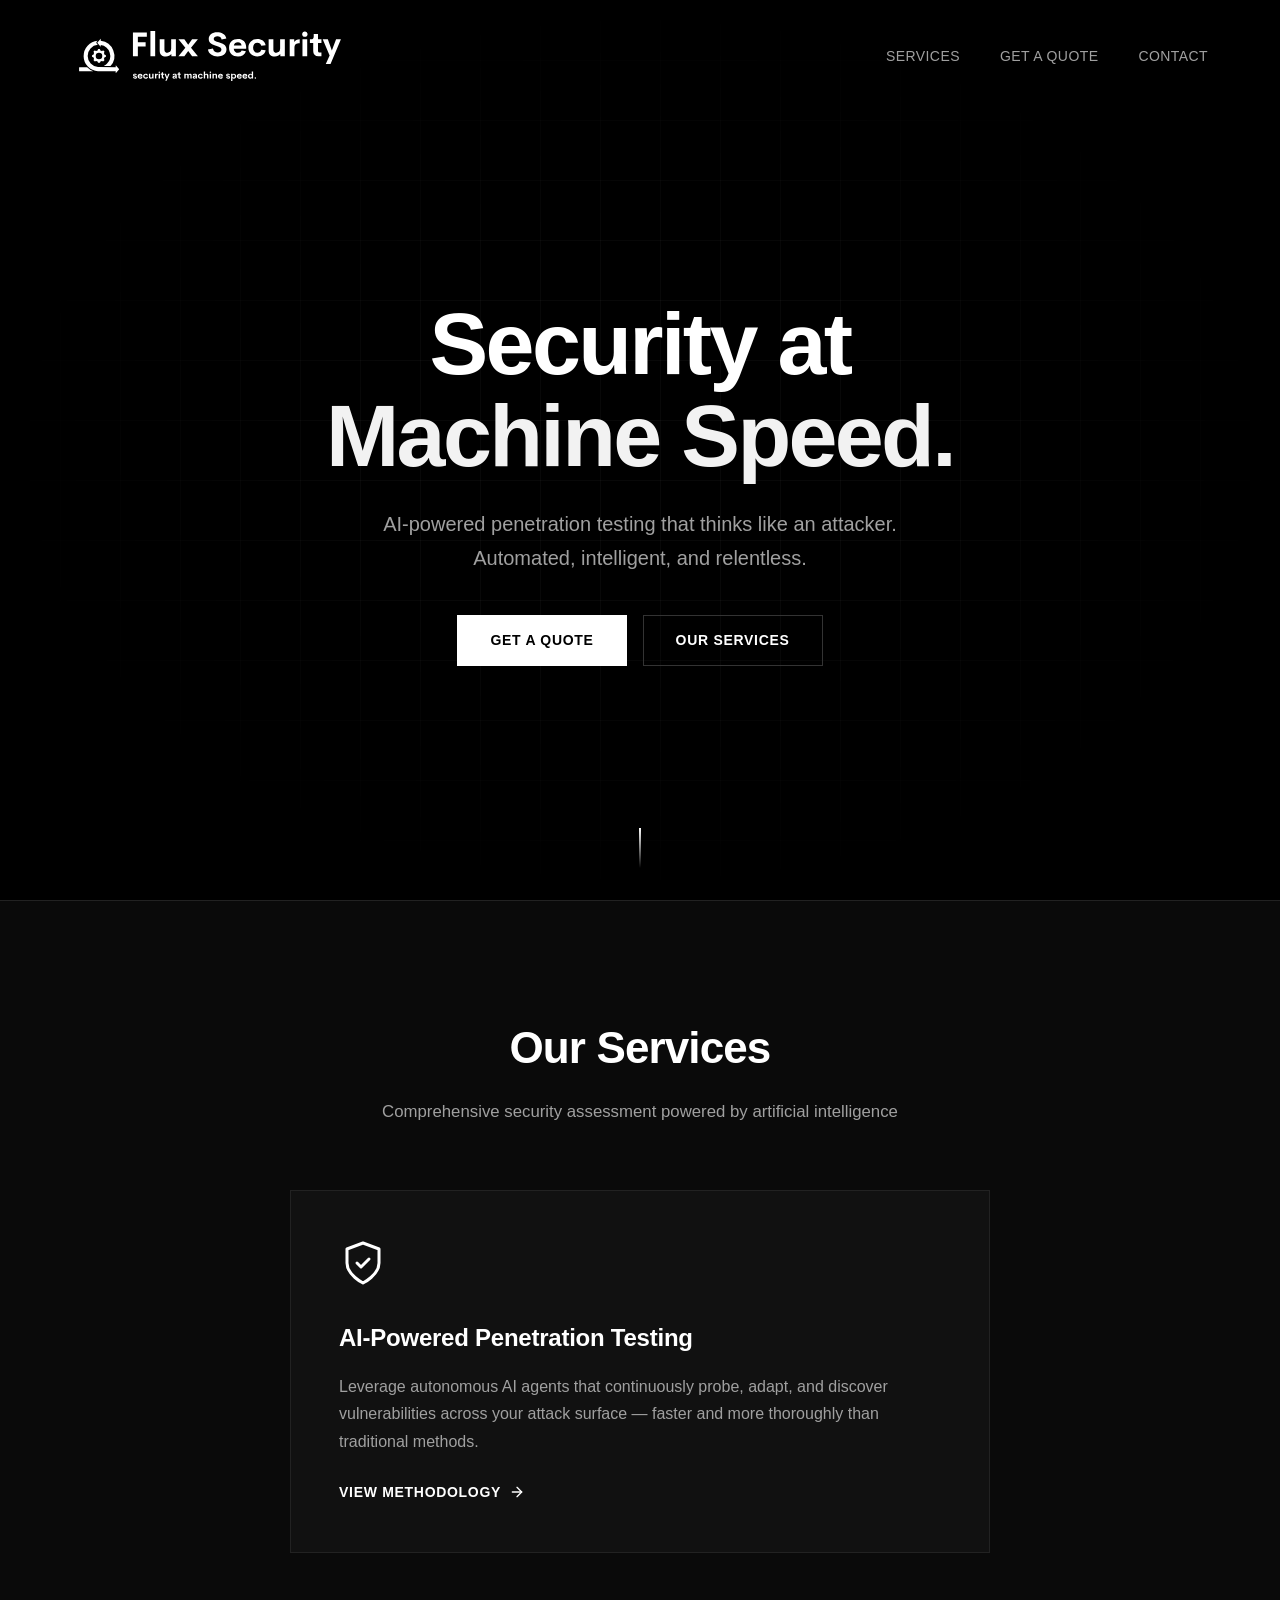
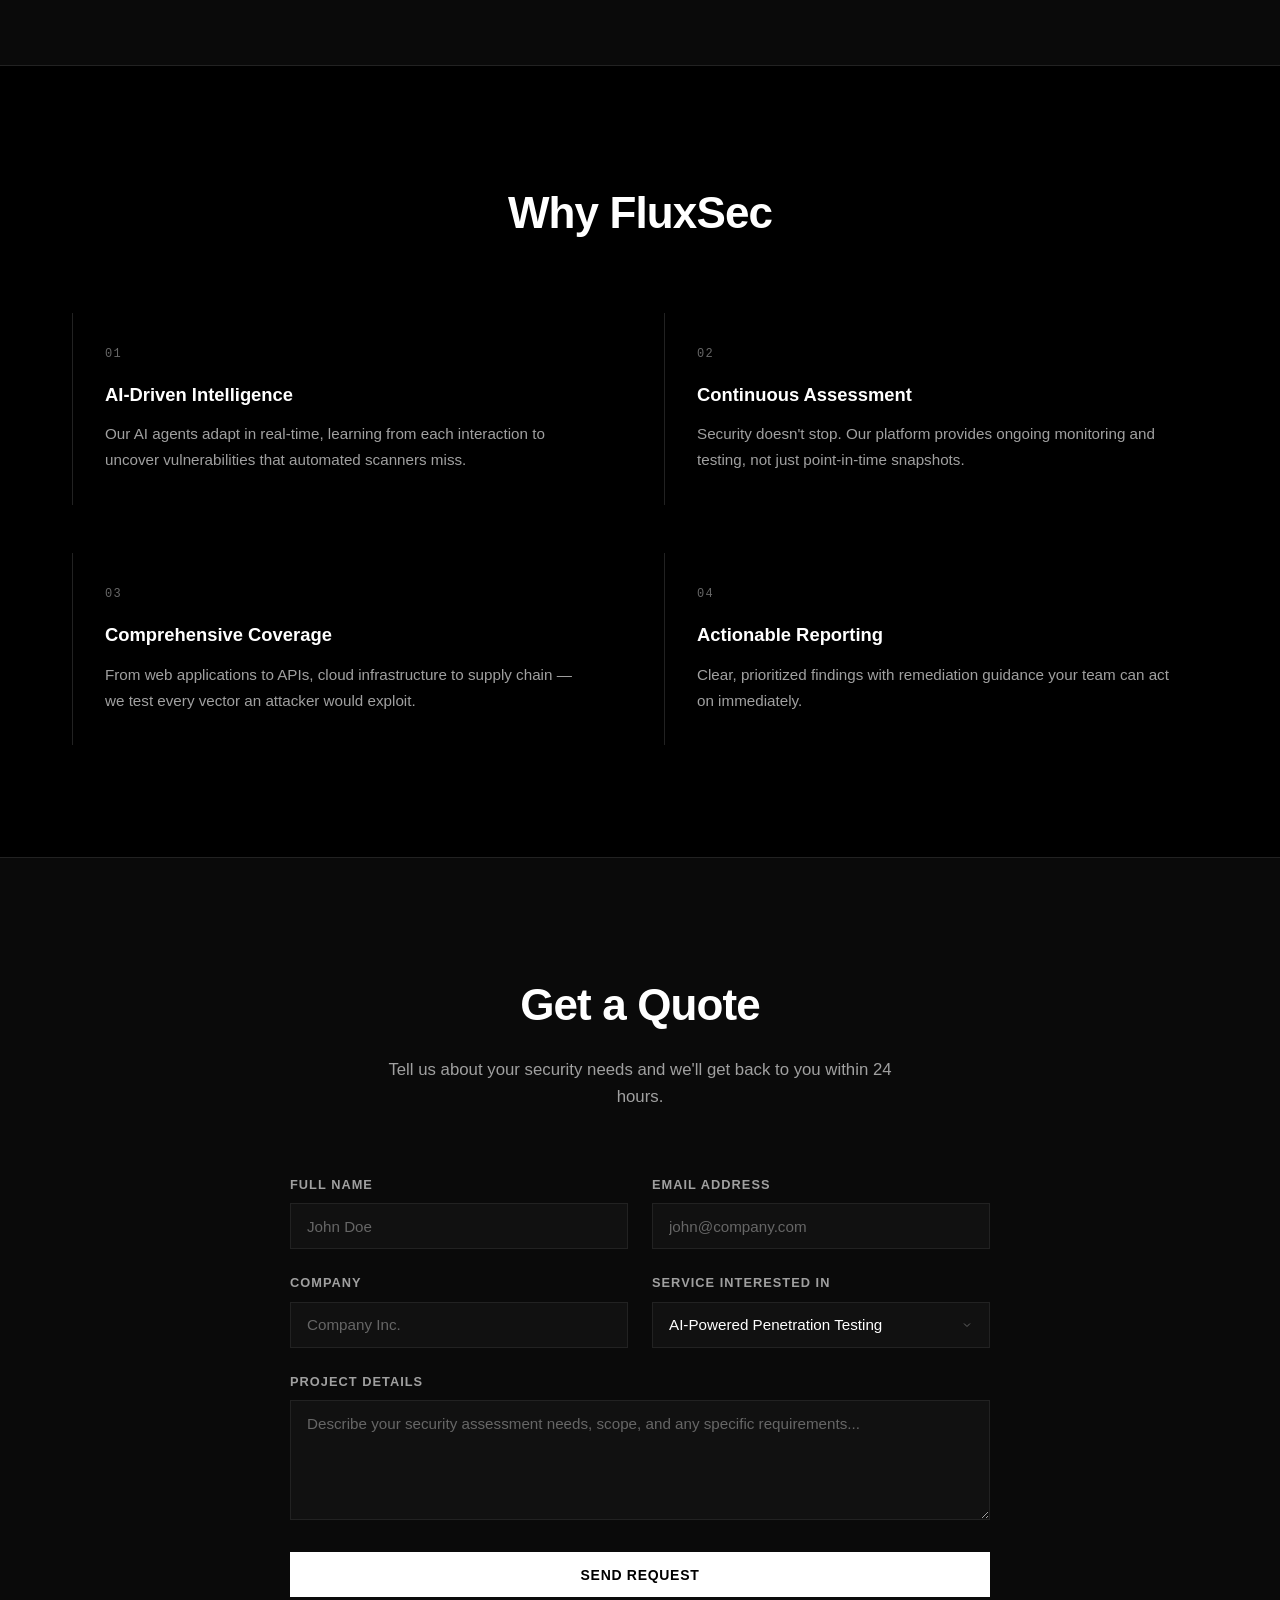
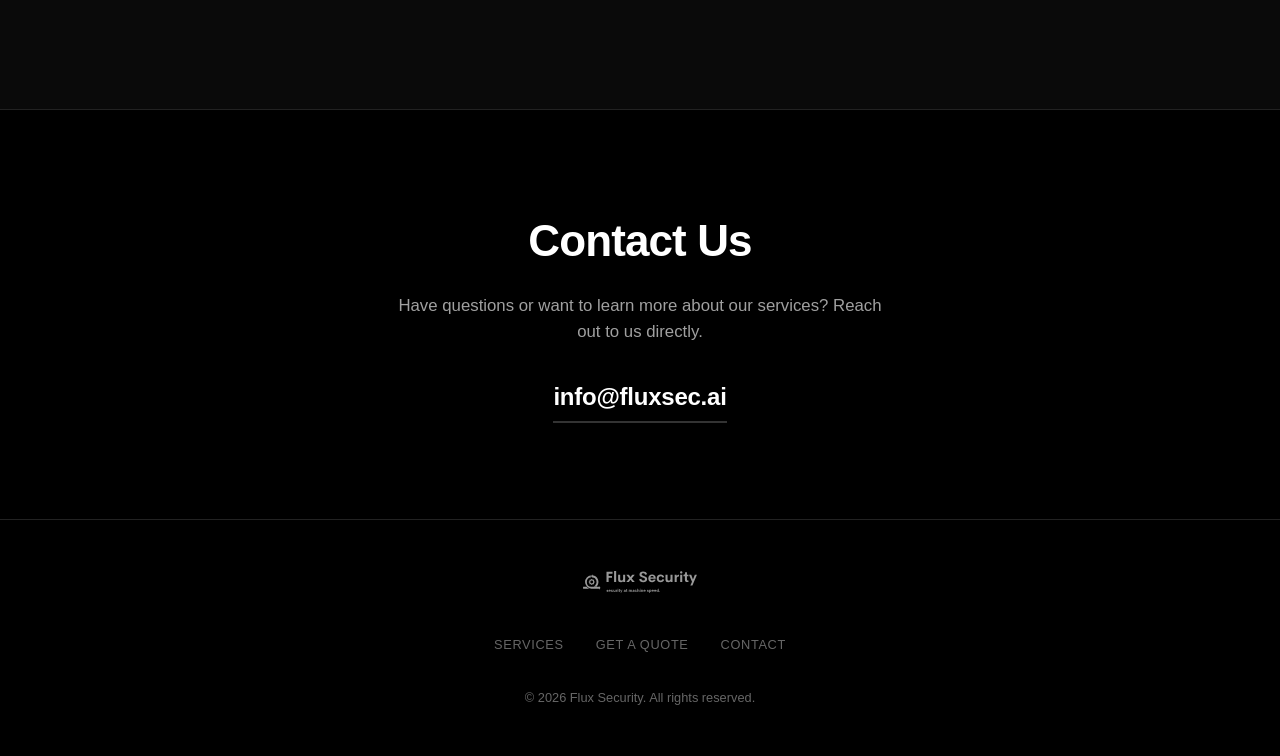
<file: index.html>
<!DOCTYPE html>
<html lang="en">
<head>
    <meta charset="UTF-8">
    <meta name="viewport" content="width=device-width, initial-scale=1.0">
    <title>FluxSec — Security at Machine Speed</title>
    <meta name="description" content="FluxSec provides AI-powered penetration testing services. Automated, intelligent, and relentless security assessment for modern organizations.">
    <meta name="keywords" content="AI penetration testing, automated pentesting, cybersecurity, supply chain security, FluxSec">
    <meta property="og:title" content="FluxSec — Security at Machine Speed">
    <meta property="og:description" content="AI-powered penetration testing. Automated, intelligent, and relentless.">
    <meta property="og:type" content="website">
    <meta property="og:url" content="https://fluxsec.ai">
    <link rel="icon" type="image/png" href="assets/images/favicon.png">
    <link rel="stylesheet" href="assets/css/style.css">
</head>
<body>

    <!-- Navigation -->
    <nav class="navbar" id="navbar">
        <div class="container nav-container">
            <a href="#" class="nav-logo">
                <img src="assets/images/logo-white.svg" alt="FluxSec Logo" class="logo-img">
            </a>
            <button class="nav-toggle" id="navToggle" aria-label="Toggle navigation">
                <span></span>
                <span></span>
                <span></span>
            </button>
            <ul class="nav-links" id="navLinks">
                <li><a href="#services">Services</a></li>
                <li><a href="#quote">Get a Quote</a></li>
                <li><a href="#contact">Contact</a></li>
            </ul>
        </div>
    </nav>

    <!-- Hero Section -->
    <section class="hero" id="hero">
        <div class="hero-bg">
            <div class="grid-overlay"></div>
        </div>
        <div class="container hero-content">
            <h1 class="hero-title">
                <span class="hero-title-line">Security at</span>
                <span class="hero-title-line accent">Machine Speed.</span>
            </h1>
            <p class="hero-subtitle">
                AI-powered penetration testing that thinks like an attacker. Automated, intelligent, and relentless.
            </p>
            <div class="hero-actions">
                <a href="#quote" class="btn btn-primary">Get a Quote</a>
                <a href="#services" class="btn btn-outline">Our Services</a>
            </div>
        </div>
        <div class="hero-scroll-indicator">
            <span></span>
        </div>
    </section>

    <!-- Services Section -->
    <section class="section services" id="services">
        <div class="container">
            <div class="section-header">
                <h2 class="section-title">Our Services</h2>
                <p class="section-subtitle">Comprehensive security assessment powered by artificial intelligence</p>
            </div>
            <div class="services-grid">
                <a href="service.html" class="service-card">
                    <div class="service-icon">
                        <svg xmlns="http://www.w3.org/2000/svg" width="48" height="48" viewBox="0 0 24 24" fill="none" stroke="currentColor" stroke-width="1.5" stroke-linecap="round" stroke-linejoin="round">
                            <path d="M12 22s8-4 8-10V5l-8-3-8 3v7c0 6 8 10 8 10z"/>
                            <path d="M9 12l2 2 4-4"/>
                        </svg>
                    </div>
                    <h3 class="service-title">AI-Powered Penetration Testing</h3>
                    <p class="service-description">
                        Leverage autonomous AI agents that continuously probe, adapt, and discover vulnerabilities across your attack surface — faster and more thoroughly than traditional methods.
                    </p>
                    <span class="service-link">
                        View Methodology
                        <svg xmlns="http://www.w3.org/2000/svg" width="16" height="16" viewBox="0 0 24 24" fill="none" stroke="currentColor" stroke-width="2" stroke-linecap="round" stroke-linejoin="round">
                            <path d="M5 12h14"/><path d="m12 5 7 7-7 7"/>
                        </svg>
                    </span>
                </a>
            </div>
        </div>
    </section>

    <!-- Why FluxSec Section -->
    <section class="section why-section">
        <div class="container">
            <div class="section-header">
                <h2 class="section-title">Why FluxSec</h2>
            </div>
            <div class="features-grid">
                <div class="feature-item">
                    <div class="feature-number">01</div>
                    <h3>AI-Driven Intelligence</h3>
                    <p>Our AI agents adapt in real-time, learning from each interaction to uncover vulnerabilities that automated scanners miss.</p>
                </div>
                <div class="feature-item">
                    <div class="feature-number">02</div>
                    <h3>Continuous Assessment</h3>
                    <p>Security doesn't stop. Our platform provides ongoing monitoring and testing, not just point-in-time snapshots.</p>
                </div>
                <div class="feature-item">
                    <div class="feature-number">03</div>
                    <h3>Comprehensive Coverage</h3>
                    <p>From web applications to APIs, cloud infrastructure to supply chain — we test every vector an attacker would exploit.</p>
                </div>
                <div class="feature-item">
                    <div class="feature-number">04</div>
                    <h3>Actionable Reporting</h3>
                    <p>Clear, prioritized findings with remediation guidance your team can act on immediately.</p>
                </div>
            </div>
        </div>
    </section>

    <!-- Get a Quote Section -->
    <section class="section quote-section" id="quote">
        <div class="container">
            <div class="section-header">
                <h2 class="section-title">Get a Quote</h2>
                <p class="section-subtitle">Tell us about your security needs and we'll get back to you within 24 hours.</p>
            </div>
            <div class="form-wrapper">
                <form id="quoteForm" class="quote-form" action="https://formsubmit.co/info@fluxsec.ai" method="POST">
                    <!-- FormSubmit configuration -->
                    <input type="hidden" name="_subject" value="New Quote Request — FluxSec">
                    <input type="hidden" name="_captcha" value="true">
                    <input type="hidden" name="_template" value="table">
                    <input type="hidden" name="_next" value="https://fluxsec.ai/thank-you.html">
                    <input type="text" name="_honey" style="display:none">
                    <div class="form-row">
                        <div class="form-group">
                            <label for="name">Full Name</label>
                            <input type="text" id="name" name="Full Name" required placeholder="John Doe">
                        </div>
                        <div class="form-group">
                            <label for="email">Email Address</label>
                            <input type="email" id="email" name="Email" required placeholder="john@company.com">
                        </div>
                    </div>
                    <div class="form-row">
                        <div class="form-group">
                            <label for="company">Company</label>
                            <input type="text" id="company" name="Company" placeholder="Company Inc.">
                        </div>
                        <div class="form-group">
                            <label for="service">Service Interested In</label>
                            <select id="service" name="Service">
                                <option value="AI-Powered Penetration Testing">AI-Powered Penetration Testing</option>
                                <option value="Other">Other</option>
                            </select>
                        </div>
                    </div>
                    <div class="form-group">
                        <label for="message">Project Details</label>
                        <textarea id="message" name="Project Details" rows="5" placeholder="Describe your security assessment needs, scope, and any specific requirements..."></textarea>
                    </div>
                    <button type="submit" class="btn btn-primary btn-full">Send Request</button>
                </form>
            </div>
        </div>
    </section>

    <!-- Contact Section -->
    <section class="section contact-section" id="contact">
        <div class="container">
            <div class="contact-content">
                <h2 class="section-title">Contact Us</h2>
                <p class="contact-text">
                    Have questions or want to learn more about our services? Reach out to us directly.
                </p>
                <a href="mailto:info@fluxsec.ai" class="contact-email">info@fluxsec.ai</a>
            </div>
        </div>
    </section>

    <!-- Footer -->
    <footer class="footer">
        <div class="container footer-container">
            <div class="footer-logo">
                <img src="assets/images/logo-white.svg" alt="FluxSec Logo" class="logo-img">
            </div>
            <div class="footer-links">
                <a href="#services">Services</a>
                <a href="#quote">Get a Quote</a>
                <a href="#contact">Contact</a>
            </div>
            <div class="footer-bottom">
                <p>&copy; 2026 Flux Security. All rights reserved.</p>
            </div>
        </div>
    </footer>

    <script>
        // Mobile navigation toggle
        const navToggle = document.getElementById('navToggle');
        const navLinks = document.getElementById('navLinks');
        
        navToggle.addEventListener('click', () => {
            navLinks.classList.toggle('active');
            navToggle.classList.toggle('active');
        });

        // Close mobile nav on link click
        document.querySelectorAll('.nav-links a').forEach(link => {
            link.addEventListener('click', () => {
                navLinks.classList.remove('active');
                navToggle.classList.remove('active');
            });
        });

        // Navbar scroll effect
        const navbar = document.getElementById('navbar');
        window.addEventListener('scroll', () => {
            if (window.scrollY > 50) {
                navbar.classList.add('scrolled');
            } else {
                navbar.classList.remove('scrolled');
            }
        });

        // Smooth scrolling for anchor links
        document.querySelectorAll('a[href^="#"]').forEach(anchor => {
            anchor.addEventListener('click', function (e) {
                e.preventDefault();
                const target = document.querySelector(this.getAttribute('href'));
                if (target) {
                    target.scrollIntoView({ behavior: 'smooth', block: 'start' });
                }
            });
        });

        // Intersection Observer for scroll animations
        const observerOptions = {
            threshold: 0.1,
            rootMargin: '0px 0px -50px 0px'
        };

        const observer = new IntersectionObserver((entries) => {
            entries.forEach(entry => {
                if (entry.isIntersecting) {
                    entry.target.classList.add('visible');
                }
            });
        }, observerOptions);

        document.querySelectorAll('.service-card, .feature-item, .form-wrapper, .contact-content').forEach(el => {
            observer.observe(el);
        });
    </script>

</body>
</html>
</file>
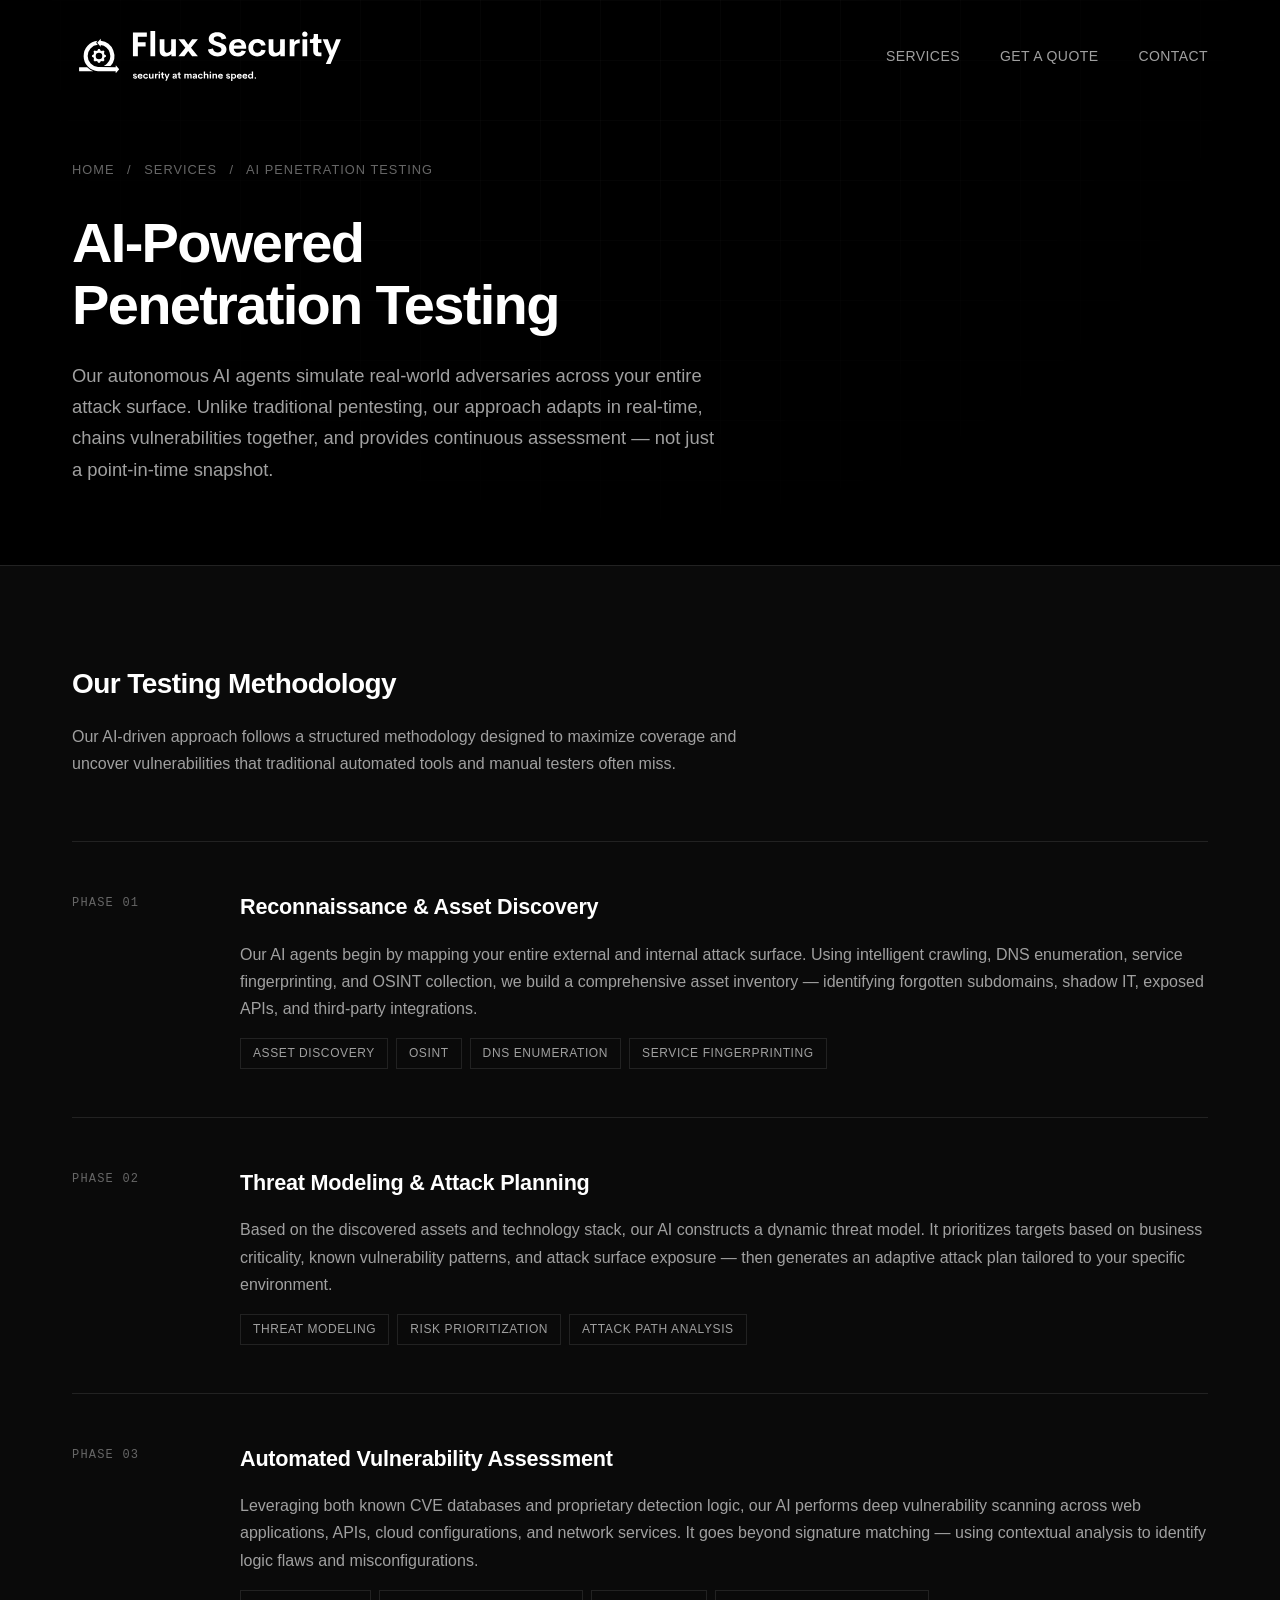
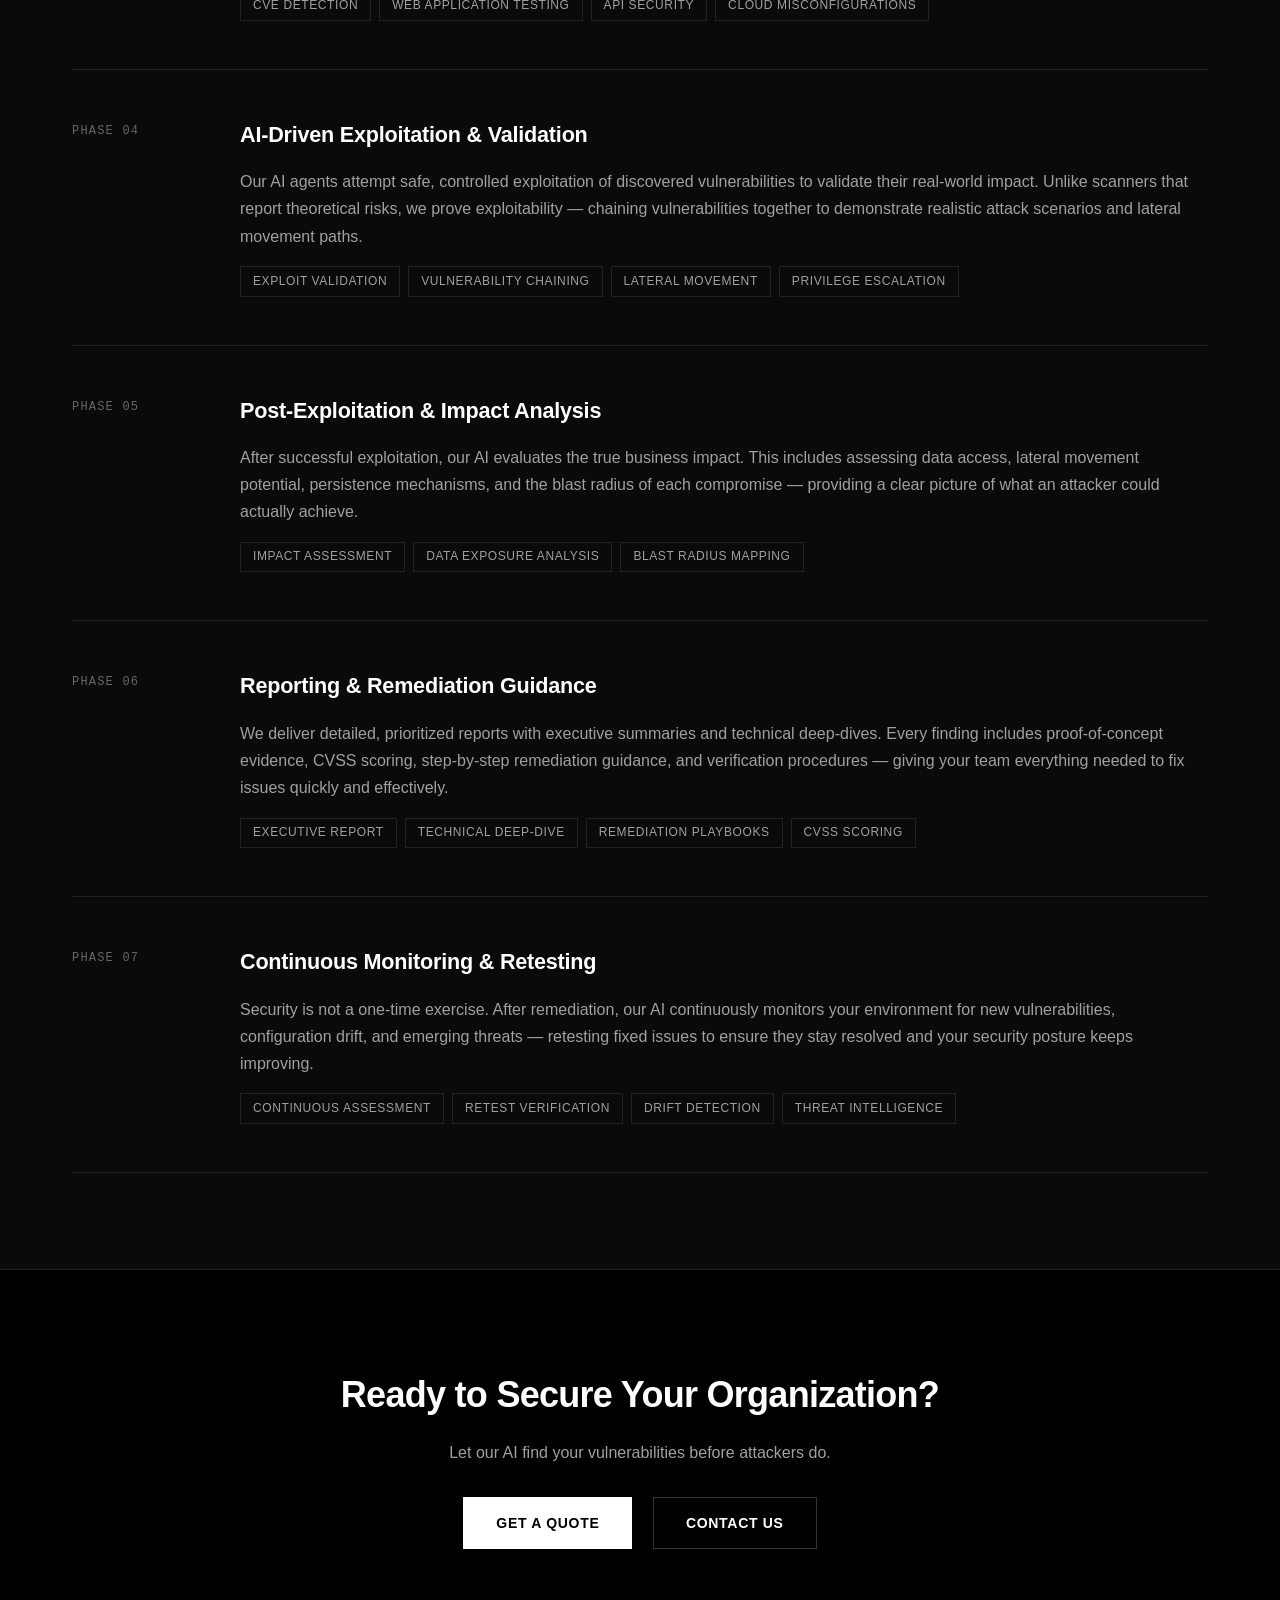
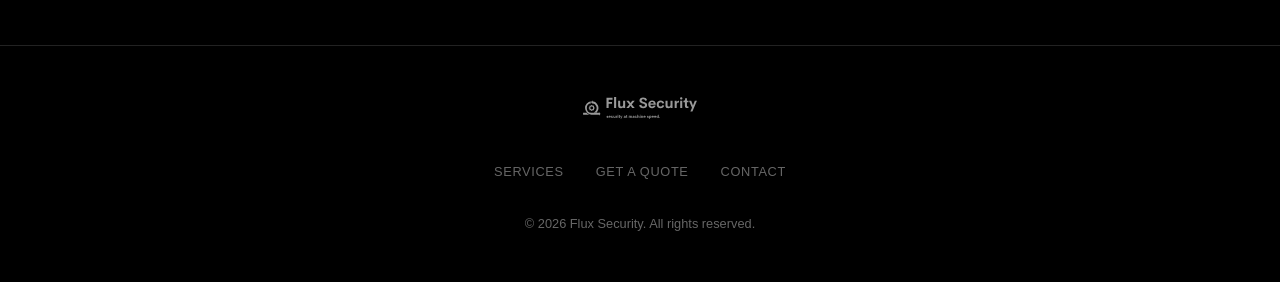
<file: service.html>
<!DOCTYPE html>
<html lang="en">
<head>
    <meta charset="UTF-8">
    <meta name="viewport" content="width=device-width, initial-scale=1.0">
    <title>AI-Powered Penetration Testing — FluxSec</title>
    <meta name="description" content="Our AI-powered penetration testing methodology. Intelligent, adaptive, and comprehensive security assessment across your entire attack surface.">
    <link rel="icon" type="image/png" href="assets/images/favicon.png">
    <link rel="stylesheet" href="assets/css/style.css">
    <style>
        /* Service page specific styles */
        .service-hero {
            padding: 10rem 0 5rem;
            border-bottom: 1px solid var(--border);
            background: var(--bg-primary);
            position: relative;
            overflow: hidden;
        }

        .service-hero .grid-overlay {
            position: absolute;
            inset: 0;
            background-image: 
                linear-gradient(rgba(255, 255, 255, 0.02) 1px, transparent 1px),
                linear-gradient(90deg, rgba(255, 255, 255, 0.02) 1px, transparent 1px);
            background-size: 60px 60px;
            mask-image: radial-gradient(ellipse at top, black 20%, transparent 70%);
            -webkit-mask-image: radial-gradient(ellipse at top, black 20%, transparent 70%);
        }

        .service-hero-content {
            position: relative;
            z-index: 1;
        }

        .breadcrumb {
            font-size: 0.8rem;
            color: var(--text-muted);
            text-transform: uppercase;
            letter-spacing: 0.08em;
            margin-bottom: 2rem;
        }

        .breadcrumb a {
            color: var(--text-muted);
        }

        .breadcrumb a:hover {
            color: var(--text-primary);
        }

        .breadcrumb span {
            margin: 0 0.5rem;
        }

        .service-hero h1 {
            font-size: clamp(2rem, 5vw, 3.5rem);
            font-weight: 800;
            letter-spacing: -0.03em;
            line-height: 1.1;
            margin-bottom: 1.5rem;
        }

        .service-hero-desc {
            font-size: 1.15rem;
            color: var(--text-secondary);
            max-width: 650px;
            line-height: 1.7;
        }

        /* Methodology section */
        .methodology {
            padding: 6rem 0;
            background: var(--bg-secondary);
            border-bottom: 1px solid var(--border);
        }

        .methodology-intro {
            max-width: 700px;
            margin-bottom: 4rem;
        }

        .methodology-intro h2 {
            font-size: 1.75rem;
            font-weight: 700;
            margin-bottom: 1rem;
            letter-spacing: -0.02em;
        }

        .methodology-intro p {
            color: var(--text-secondary);
            line-height: 1.7;
        }

        .phases {
            display: grid;
            gap: 0;
        }

        .phase {
            display: grid;
            grid-template-columns: 120px 1fr;
            gap: 3rem;
            padding: 3rem 0;
            border-top: 1px solid var(--border);
            opacity: 0;
            transform: translateY(20px);
        }

        .phase.visible {
            opacity: 1;
            transform: translateY(0);
            transition: opacity 0.5s ease, transform 0.5s ease;
        }

        .phase:last-child {
            border-bottom: 1px solid var(--border);
        }

        .phase-number {
            font-family: var(--font-mono);
            font-size: 0.75rem;
            color: var(--text-muted);
            letter-spacing: 0.1em;
            text-transform: uppercase;
            padding-top: 0.25rem;
        }

        .phase-content h3 {
            font-size: 1.35rem;
            font-weight: 700;
            margin-bottom: 1rem;
            letter-spacing: -0.01em;
        }

        .phase-content p {
            color: var(--text-secondary);
            line-height: 1.7;
            margin-bottom: 1rem;
        }

        .phase-tags {
            display: flex;
            flex-wrap: wrap;
            gap: 0.5rem;
            margin-top: 1rem;
        }

        .phase-tag {
            display: inline-block;
            padding: 0.3rem 0.75rem;
            font-size: 0.75rem;
            font-weight: 500;
            text-transform: uppercase;
            letter-spacing: 0.05em;
            border: 1px solid var(--border);
            color: var(--text-secondary);
        }

        /* CTA Section */
        .service-cta {
            padding: 6rem 0;
            text-align: center;
            background: var(--bg-primary);
        }

        .service-cta h2 {
            font-size: clamp(1.5rem, 3vw, 2.25rem);
            font-weight: 700;
            margin-bottom: 1rem;
            letter-spacing: -0.02em;
        }

        .service-cta p {
            color: var(--text-secondary);
            margin-bottom: 2rem;
            max-width: 500px;
            margin-left: auto;
            margin-right: auto;
        }

        .service-cta .btn {
            margin: 0 0.5rem;
        }

        @media (max-width: 768px) {
            .phase {
                grid-template-columns: 1fr;
                gap: 1rem;
            }

            .service-hero {
                padding: 8rem 0 3rem;
            }

            .methodology {
                padding: 4rem 0;
            }

            .service-cta .btn {
                display: block;
                margin: 0.5rem auto;
                max-width: 280px;
            }
        }
    </style>
</head>
<body>

    <!-- Navigation -->
    <nav class="navbar scrolled" id="navbar">
        <div class="container nav-container">
            <a href="index.html" class="nav-logo">
                <img src="assets/images/logo-white.svg" alt="FluxSec Logo" class="logo-img">
            </a>
            <button class="nav-toggle" id="navToggle" aria-label="Toggle navigation">
                <span></span>
                <span></span>
                <span></span>
            </button>
            <ul class="nav-links" id="navLinks">
                <li><a href="index.html#services">Services</a></li>
                <li><a href="index.html#quote">Get a Quote</a></li>
                <li><a href="index.html#contact">Contact</a></li>
            </ul>
        </div>
    </nav>

    <!-- Service Hero -->
    <section class="service-hero">
        <div class="grid-overlay"></div>
        <div class="container service-hero-content">
            <div class="breadcrumb">
                <a href="index.html">Home</a>
                <span>/</span>
                <a href="index.html#services">Services</a>
                <span>/</span>
                AI Penetration Testing
            </div>
            <h1>AI-Powered<br>Penetration Testing</h1>
            <p class="service-hero-desc">
                Our autonomous AI agents simulate real-world adversaries across your entire attack surface. Unlike traditional pentesting, our approach adapts in real-time, chains vulnerabilities together, and provides continuous assessment — not just a point-in-time snapshot.
            </p>
        </div>
    </section>

    <!-- Methodology -->
    <section class="methodology">
        <div class="container">
            <div class="methodology-intro">
                <h2>Our Testing Methodology</h2>
                <p>
                    Our AI-driven approach follows a structured methodology designed to maximize coverage and uncover vulnerabilities that traditional automated tools and manual testers often miss.
                </p>
            </div>

            <div class="phases">

                <div class="phase">
                    <div class="phase-number">Phase 01</div>
                    <div class="phase-content">
                        <h3>Reconnaissance & Asset Discovery</h3>
                        <p>
                            Our AI agents begin by mapping your entire external and internal attack surface. Using intelligent crawling, DNS enumeration, service fingerprinting, and OSINT collection, we build a comprehensive asset inventory — identifying forgotten subdomains, shadow IT, exposed APIs, and third-party integrations.
                        </p>
                        <div class="phase-tags">
                            <span class="phase-tag">Asset Discovery</span>
                            <span class="phase-tag">OSINT</span>
                            <span class="phase-tag">DNS Enumeration</span>
                            <span class="phase-tag">Service Fingerprinting</span>
                        </div>
                    </div>
                </div>

                <div class="phase">
                    <div class="phase-number">Phase 02</div>
                    <div class="phase-content">
                        <h3>Threat Modeling & Attack Planning</h3>
                        <p>
                            Based on the discovered assets and technology stack, our AI constructs a dynamic threat model. It prioritizes targets based on business criticality, known vulnerability patterns, and attack surface exposure — then generates an adaptive attack plan tailored to your specific environment.
                        </p>
                        <div class="phase-tags">
                            <span class="phase-tag">Threat Modeling</span>
                            <span class="phase-tag">Risk Prioritization</span>
                            <span class="phase-tag">Attack Path Analysis</span>
                        </div>
                    </div>
                </div>

                <div class="phase">
                    <div class="phase-number">Phase 03</div>
                    <div class="phase-content">
                        <h3>Automated Vulnerability Assessment</h3>
                        <p>
                            Leveraging both known CVE databases and proprietary detection logic, our AI performs deep vulnerability scanning across web applications, APIs, cloud configurations, and network services. It goes beyond signature matching — using contextual analysis to identify logic flaws and misconfigurations.
                        </p>
                        <div class="phase-tags">
                            <span class="phase-tag">CVE Detection</span>
                            <span class="phase-tag">Web Application Testing</span>
                            <span class="phase-tag">API Security</span>
                            <span class="phase-tag">Cloud Misconfigurations</span>
                        </div>
                    </div>
                </div>

                <div class="phase">
                    <div class="phase-number">Phase 04</div>
                    <div class="phase-content">
                        <h3>AI-Driven Exploitation & Validation</h3>
                        <p>
                            Our AI agents attempt safe, controlled exploitation of discovered vulnerabilities to validate their real-world impact. Unlike scanners that report theoretical risks, we prove exploitability — chaining vulnerabilities together to demonstrate realistic attack scenarios and lateral movement paths.
                        </p>
                        <div class="phase-tags">
                            <span class="phase-tag">Exploit Validation</span>
                            <span class="phase-tag">Vulnerability Chaining</span>
                            <span class="phase-tag">Lateral Movement</span>
                            <span class="phase-tag">Privilege Escalation</span>
                        </div>
                    </div>
                </div>

                <div class="phase">
                    <div class="phase-number">Phase 05</div>
                    <div class="phase-content">
                        <h3>Post-Exploitation & Impact Analysis</h3>
                        <p>
                            After successful exploitation, our AI evaluates the true business impact. This includes assessing data access, lateral movement potential, persistence mechanisms, and the blast radius of each compromise — providing a clear picture of what an attacker could actually achieve.
                        </p>
                        <div class="phase-tags">
                            <span class="phase-tag">Impact Assessment</span>
                            <span class="phase-tag">Data Exposure Analysis</span>
                            <span class="phase-tag">Blast Radius Mapping</span>
                        </div>
                    </div>
                </div>

                <div class="phase">
                    <div class="phase-number">Phase 06</div>
                    <div class="phase-content">
                        <h3>Reporting & Remediation Guidance</h3>
                        <p>
                            We deliver detailed, prioritized reports with executive summaries and technical deep-dives. Every finding includes proof-of-concept evidence, CVSS scoring, step-by-step remediation guidance, and verification procedures — giving your team everything needed to fix issues quickly and effectively.
                        </p>
                        <div class="phase-tags">
                            <span class="phase-tag">Executive Report</span>
                            <span class="phase-tag">Technical Deep-Dive</span>
                            <span class="phase-tag">Remediation Playbooks</span>
                            <span class="phase-tag">CVSS Scoring</span>
                        </div>
                    </div>
                </div>

                <div class="phase">
                    <div class="phase-number">Phase 07</div>
                    <div class="phase-content">
                        <h3>Continuous Monitoring & Retesting</h3>
                        <p>
                            Security is not a one-time exercise. After remediation, our AI continuously monitors your environment for new vulnerabilities, configuration drift, and emerging threats — retesting fixed issues to ensure they stay resolved and your security posture keeps improving.
                        </p>
                        <div class="phase-tags">
                            <span class="phase-tag">Continuous Assessment</span>
                            <span class="phase-tag">Retest Verification</span>
                            <span class="phase-tag">Drift Detection</span>
                            <span class="phase-tag">Threat Intelligence</span>
                        </div>
                    </div>
                </div>

            </div>
        </div>
    </section>

    <!-- CTA -->
    <section class="service-cta">
        <div class="container">
            <h2>Ready to Secure Your Organization?</h2>
            <p>Let our AI find your vulnerabilities before attackers do.</p>
            <div>
                <a href="index.html#quote" class="btn btn-primary">Get a Quote</a>
                <a href="mailto:info@fluxsec.ai" class="btn btn-outline">Contact Us</a>
            </div>
        </div>
    </section>

    <!-- Footer -->
    <footer class="footer">
        <div class="container footer-container">
            <div class="footer-logo">
                <img src="assets/images/logo-white.svg" alt="FluxSec Logo" class="logo-img">
            </div>
            <div class="footer-links">
                <a href="index.html#services">Services</a>
                <a href="index.html#quote">Get a Quote</a>
                <a href="index.html#contact">Contact</a>
            </div>
            <div class="footer-bottom">
                <p>&copy; 2026 Flux Security. All rights reserved.</p>
            </div>
        </div>
    </footer>

    <script>
        // Mobile navigation toggle
        const navToggle = document.getElementById('navToggle');
        const navLinks = document.getElementById('navLinks');
        
        navToggle.addEventListener('click', () => {
            navLinks.classList.toggle('active');
            navToggle.classList.toggle('active');
        });

        document.querySelectorAll('.nav-links a').forEach(link => {
            link.addEventListener('click', () => {
                navLinks.classList.remove('active');
                navToggle.classList.remove('active');
            });
        });

        // Navbar scroll effect
        const navbar = document.getElementById('navbar');
        window.addEventListener('scroll', () => {
            if (window.scrollY > 50) {
                navbar.classList.add('scrolled');
            } else {
                navbar.classList.remove('scrolled');
            }
        });

        // Intersection Observer for scroll animations
        const observerOptions = {
            threshold: 0.1,
            rootMargin: '0px 0px -50px 0px'
        };

        const observer = new IntersectionObserver((entries) => {
            entries.forEach(entry => {
                if (entry.isIntersecting) {
                    entry.target.classList.add('visible');
                }
            });
        }, observerOptions);

        document.querySelectorAll('.phase').forEach(el => {
            observer.observe(el);
        });
    </script>

</body>
</html>
</file>
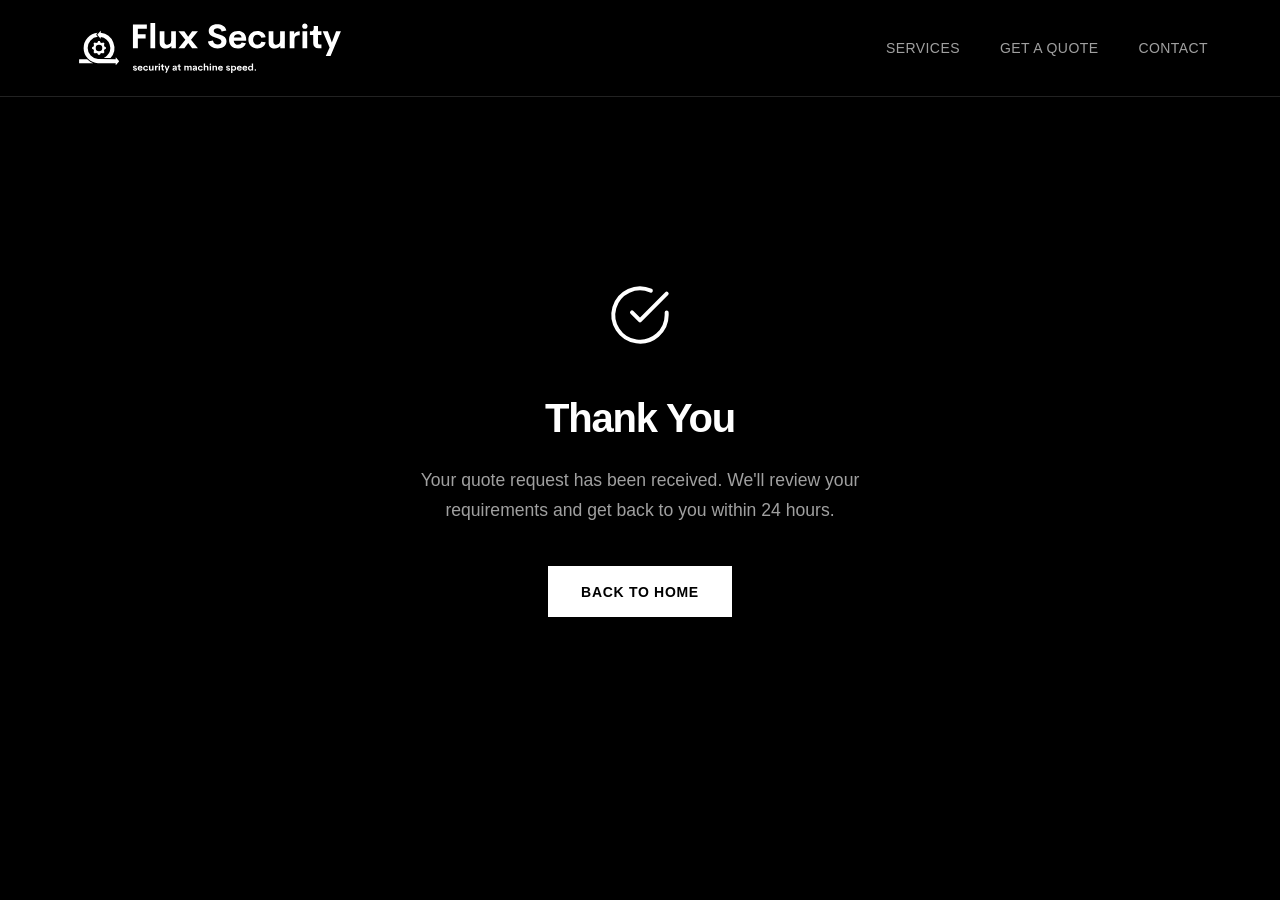
<file: thank-you.html>
<!DOCTYPE html>
<html lang="en">
<head>
    <meta charset="UTF-8">
    <meta name="viewport" content="width=device-width, initial-scale=1.0">
    <title>Thank You — FluxSec</title>
    <link rel="icon" type="image/png" href="assets/images/favicon.png">
    <link rel="stylesheet" href="assets/css/style.css">
    <style>
        .thank-you {
            min-height: 100vh;
            display: flex;
            align-items: center;
            justify-content: center;
            text-align: center;
            padding: 2rem;
        }

        .thank-you-content {
            max-width: 500px;
        }

        .thank-you-icon {
            width: 64px;
            height: 64px;
            margin: 0 auto 2rem;
            color: var(--text-primary);
        }

        .thank-you h1 {
            font-size: 2.5rem;
            font-weight: 800;
            letter-spacing: -0.03em;
            margin-bottom: 1rem;
        }

        .thank-you p {
            color: var(--text-secondary);
            font-size: 1.1rem;
            line-height: 1.7;
            margin-bottom: 2.5rem;
        }
    </style>
</head>
<body>

    <!-- Navigation -->
    <nav class="navbar scrolled" id="navbar">
        <div class="container nav-container">
            <a href="index.html" class="nav-logo">
                <img src="assets/images/logo-white.svg" alt="FluxSec Logo" class="logo-img">
            </a>
            <ul class="nav-links" id="navLinks">
                <li><a href="index.html#services">Services</a></li>
                <li><a href="index.html#quote">Get a Quote</a></li>
                <li><a href="index.html#contact">Contact</a></li>
            </ul>
        </div>
    </nav>

    <section class="thank-you">
        <div class="thank-you-content">
            <svg class="thank-you-icon" xmlns="http://www.w3.org/2000/svg" viewBox="0 0 24 24" fill="none" stroke="currentColor" stroke-width="1.5" stroke-linecap="round" stroke-linejoin="round">
                <path d="M22 11.08V12a10 10 0 1 1-5.93-9.14"/>
                <polyline points="22 4 12 14.01 9 11.01"/>
            </svg>
            <h1>Thank You</h1>
            <p>
                Your quote request has been received. We'll review your requirements and get back to you within 24 hours.
            </p>
            <a href="index.html" class="btn btn-primary">Back to Home</a>
        </div>
    </section>

</body>
</html>
</file>
<file: assets/css/style.css>
/* ===== RESET & BASE ===== */
*, *::before, *::after {
    margin: 0;
    padding: 0;
    box-sizing: border-box;
}

:root {
    --bg-primary: #000000;
    --bg-secondary: #0a0a0a;
    --bg-card: #111111;
    --bg-card-hover: #1a1a1a;
    --text-primary: #ffffff;
    --text-secondary: #a0a0a0;
    --text-muted: #666666;
    --accent: #ffffff;
    --border: #222222;
    --border-light: #333333;
    --font-main: -apple-system, BlinkMacSystemFont, 'Segoe UI', Roboto, Oxygen, Ubuntu, sans-serif;
    --font-mono: 'SF Mono', 'Fira Code', 'Fira Mono', monospace;
    --transition: 0.3s cubic-bezier(0.4, 0, 0.2, 1);
    --max-width: 1200px;
}

html {
    scroll-behavior: smooth;
    font-size: 16px;
}

body {
    font-family: var(--font-main);
    background-color: var(--bg-primary);
    color: var(--text-primary);
    line-height: 1.6;
    -webkit-font-smoothing: antialiased;
    -moz-osx-font-smoothing: grayscale;
    overflow-x: hidden;
}

.container {
    max-width: var(--max-width);
    margin: 0 auto;
    padding: 0 2rem;
}

a {
    text-decoration: none;
    color: inherit;
    transition: var(--transition);
}

img {
    max-width: 100%;
    height: auto;
}

/* ===== NAVIGATION ===== */
.navbar {
    position: fixed;
    top: 0;
    left: 0;
    right: 0;
    z-index: 1000;
    padding: 1.5rem 0;
    transition: var(--transition);
    background: transparent;
}

.navbar.scrolled {
    background: rgba(0, 0, 0, 0.9);
    backdrop-filter: blur(20px);
    -webkit-backdrop-filter: blur(20px);
    padding: 1rem 0;
    border-bottom: 1px solid var(--border);
}

.nav-container {
    display: flex;
    align-items: center;
    justify-content: space-between;
}

.nav-logo {
    display: flex;
    align-items: center;
}

.logo-img {
    height: 64px;
    width: auto;
}

.nav-links {
    display: flex;
    list-style: none;
    gap: 2.5rem;
    align-items: center;
}

.nav-links a {
    font-size: 0.875rem;
    font-weight: 500;
    color: var(--text-secondary);
    letter-spacing: 0.03em;
    text-transform: uppercase;
    position: relative;
}

.nav-links a::after {
    content: '';
    position: absolute;
    bottom: -4px;
    left: 0;
    width: 0;
    height: 1px;
    background: var(--text-primary);
    transition: var(--transition);
}

.nav-links a:hover {
    color: var(--text-primary);
}

.nav-links a:hover::after {
    width: 100%;
}

/* Mobile nav toggle */
.nav-toggle {
    display: none;
    flex-direction: column;
    gap: 5px;
    background: none;
    border: none;
    cursor: pointer;
    padding: 5px;
    z-index: 1001;
}

.nav-toggle span {
    display: block;
    width: 24px;
    height: 2px;
    background: var(--text-primary);
    transition: var(--transition);
}

.nav-toggle.active span:nth-child(1) {
    transform: rotate(45deg) translate(5px, 5px);
}

.nav-toggle.active span:nth-child(2) {
    opacity: 0;
}

.nav-toggle.active span:nth-child(3) {
    transform: rotate(-45deg) translate(5px, -5px);
}

/* ===== HERO SECTION ===== */
.hero {
    min-height: 100vh;
    display: flex;
    align-items: center;
    justify-content: center;
    position: relative;
    overflow: hidden;
}

.hero-bg {
    position: absolute;
    inset: 0;
    z-index: 0;
}

.grid-overlay {
    position: absolute;
    inset: 0;
    background-image: 
        linear-gradient(rgba(255, 255, 255, 0.03) 1px, transparent 1px),
        linear-gradient(90deg, rgba(255, 255, 255, 0.03) 1px, transparent 1px);
    background-size: 60px 60px;
    mask-image: radial-gradient(ellipse at center, black 30%, transparent 70%);
    -webkit-mask-image: radial-gradient(ellipse at center, black 30%, transparent 70%);
}

.hero-content {
    position: relative;
    z-index: 1;
    text-align: center;
    padding: 6rem 2rem 2rem;
}

.hero-title {
    font-size: clamp(2.5rem, 7vw, 5.5rem);
    font-weight: 800;
    line-height: 1.05;
    letter-spacing: -0.03em;
    margin-bottom: 1.5rem;
}

.hero-title-line {
    display: block;
}

.hero-title-line.accent {
    color: var(--text-primary);
    opacity: 0.95;
}

.hero-subtitle {
    font-size: clamp(1rem, 2vw, 1.25rem);
    color: var(--text-secondary);
    max-width: 600px;
    margin: 0 auto 2.5rem;
    line-height: 1.7;
}

.hero-actions {
    display: flex;
    gap: 1rem;
    justify-content: center;
    flex-wrap: wrap;
}

/* Scroll indicator */
.hero-scroll-indicator {
    position: absolute;
    bottom: 2rem;
    left: 50%;
    transform: translateX(-50%);
    z-index: 1;
}

.hero-scroll-indicator span {
    display: block;
    width: 2px;
    height: 40px;
    background: linear-gradient(to bottom, var(--text-primary), transparent);
    animation: scrollPulse 2s ease-in-out infinite;
}

@keyframes scrollPulse {
    0%, 100% { opacity: 0.3; transform: scaleY(0.5); }
    50% { opacity: 1; transform: scaleY(1); }
}

/* ===== BUTTONS ===== */
.btn {
    display: inline-flex;
    align-items: center;
    justify-content: center;
    padding: 0.85rem 2rem;
    font-size: 0.875rem;
    font-weight: 600;
    letter-spacing: 0.05em;
    text-transform: uppercase;
    border-radius: 0;
    cursor: pointer;
    transition: var(--transition);
    border: 1px solid transparent;
}

.btn-primary {
    background: var(--text-primary);
    color: var(--bg-primary);
    border-color: var(--text-primary);
}

.btn-primary:hover {
    background: transparent;
    color: var(--text-primary);
}

.btn-outline {
    background: transparent;
    color: var(--text-primary);
    border-color: var(--border-light);
}

.btn-outline:hover {
    border-color: var(--text-primary);
}

.btn-full {
    width: 100%;
}

/* ===== SECTIONS ===== */
.section {
    padding: 7rem 0;
}

.section-header {
    text-align: center;
    margin-bottom: 4rem;
}

.section-title {
    font-size: clamp(1.75rem, 4vw, 2.75rem);
    font-weight: 700;
    letter-spacing: -0.02em;
    margin-bottom: 1rem;
}

.section-subtitle {
    font-size: 1.05rem;
    color: var(--text-secondary);
    max-width: 550px;
    margin: 0 auto;
}

/* ===== SERVICES ===== */
.services {
    background: var(--bg-secondary);
    border-top: 1px solid var(--border);
    border-bottom: 1px solid var(--border);
}

.services-grid {
    display: grid;
    grid-template-columns: 1fr;
    gap: 2rem;
    max-width: 700px;
    margin: 0 auto;
}

.service-card {
    display: block;
    background: var(--bg-card);
    border: 1px solid var(--border);
    padding: 3rem;
    transition: var(--transition);
    position: relative;
    overflow: hidden;
    opacity: 0;
    transform: translateY(30px);
}

.service-card.visible {
    opacity: 1;
    transform: translateY(0);
    transition: opacity 0.6s ease, transform 0.6s ease;
}

.service-card::before {
    content: '';
    position: absolute;
    top: 0;
    left: 0;
    right: 0;
    height: 2px;
    background: linear-gradient(90deg, transparent, var(--text-primary), transparent);
    opacity: 0;
    transition: var(--transition);
}

.service-card:hover {
    border-color: var(--border-light);
    background: var(--bg-card-hover);
    transform: translateY(-2px);
}

.service-card:hover::before {
    opacity: 1;
}

.service-icon {
    margin-bottom: 1.5rem;
    color: var(--text-primary);
}

.service-title {
    font-size: 1.5rem;
    font-weight: 700;
    margin-bottom: 1rem;
    letter-spacing: -0.01em;
}

.service-description {
    color: var(--text-secondary);
    line-height: 1.7;
    margin-bottom: 1.5rem;
}

.service-link {
    display: inline-flex;
    align-items: center;
    gap: 0.5rem;
    font-size: 0.875rem;
    font-weight: 600;
    text-transform: uppercase;
    letter-spacing: 0.05em;
    color: var(--text-primary);
}

.service-link svg {
    transition: var(--transition);
}

.service-card:hover .service-link svg {
    transform: translateX(4px);
}

/* ===== WHY SECTION ===== */
.why-section {
    background: var(--bg-primary);
}

.features-grid {
    display: grid;
    grid-template-columns: repeat(2, 1fr);
    gap: 3rem;
}

.feature-item {
    padding: 2rem;
    border-left: 1px solid var(--border);
    opacity: 0;
    transform: translateY(30px);
}

.feature-item.visible {
    opacity: 1;
    transform: translateY(0);
    transition: opacity 0.6s ease, transform 0.6s ease;
}

.feature-item:nth-child(1).visible { transition-delay: 0s; }
.feature-item:nth-child(2).visible { transition-delay: 0.1s; }
.feature-item:nth-child(3).visible { transition-delay: 0.2s; }
.feature-item:nth-child(4).visible { transition-delay: 0.3s; }

.feature-number {
    font-family: var(--font-mono);
    font-size: 0.75rem;
    color: var(--text-muted);
    margin-bottom: 1rem;
    letter-spacing: 0.1em;
}

.feature-item h3 {
    font-size: 1.15rem;
    font-weight: 600;
    margin-bottom: 0.75rem;
}

.feature-item p {
    color: var(--text-secondary);
    font-size: 0.95rem;
    line-height: 1.7;
}

/* ===== QUOTE FORM ===== */
.quote-section {
    background: var(--bg-secondary);
    border-top: 1px solid var(--border);
    border-bottom: 1px solid var(--border);
}

.form-wrapper {
    max-width: 700px;
    margin: 0 auto;
    opacity: 0;
    transform: translateY(30px);
}

.form-wrapper.visible {
    opacity: 1;
    transform: translateY(0);
    transition: opacity 0.6s ease, transform 0.6s ease;
}

.form-row {
    display: grid;
    grid-template-columns: 1fr 1fr;
    gap: 1.5rem;
}

.form-group {
    margin-bottom: 1.5rem;
}

.form-group label {
    display: block;
    font-size: 0.8rem;
    font-weight: 600;
    text-transform: uppercase;
    letter-spacing: 0.08em;
    color: var(--text-secondary);
    margin-bottom: 0.5rem;
}

.form-group input,
.form-group select,
.form-group textarea {
    width: 100%;
    padding: 0.85rem 1rem;
    background: var(--bg-card);
    border: 1px solid var(--border);
    color: var(--text-primary);
    font-family: var(--font-main);
    font-size: 0.95rem;
    transition: var(--transition);
    border-radius: 0;
    outline: none;
    -webkit-appearance: none;
    appearance: none;
}

.form-group select {
    cursor: pointer;
    background-image: url("data:image/svg+xml,%3Csvg xmlns='http://www.w3.org/2000/svg' width='12' height='12' viewBox='0 0 24 24' fill='none' stroke='%23666' stroke-width='2'%3E%3Cpath d='m6 9 6 6 6-6'/%3E%3C/svg%3E");
    background-repeat: no-repeat;
    background-position: right 1rem center;
    padding-right: 2.5rem;
}

.form-group input:focus,
.form-group select:focus,
.form-group textarea:focus {
    border-color: var(--text-primary);
}

.form-group input::placeholder,
.form-group textarea::placeholder {
    color: var(--text-muted);
}

.form-group textarea {
    resize: vertical;
    min-height: 120px;
}

/* ===== CONTACT ===== */
.contact-section {
    background: var(--bg-primary);
    padding: 6rem 0;
}

.contact-content {
    text-align: center;
    opacity: 0;
    transform: translateY(30px);
}

.contact-content.visible {
    opacity: 1;
    transform: translateY(0);
    transition: opacity 0.6s ease, transform 0.6s ease;
}

.contact-text {
    color: var(--text-secondary);
    font-size: 1.05rem;
    margin-bottom: 1.5rem;
    max-width: 500px;
    margin-left: auto;
    margin-right: auto;
    margin-bottom: 2rem;
}

.contact-email {
    display: inline-block;
    font-size: 1.5rem;
    font-weight: 700;
    color: var(--text-primary);
    letter-spacing: -0.01em;
    position: relative;
    padding-bottom: 4px;
    border-bottom: 2px solid var(--border-light);
}

.contact-email:hover {
    border-bottom-color: var(--text-primary);
}

/* ===== FOOTER ===== */
.footer {
    border-top: 1px solid var(--border);
    padding: 3rem 0;
    background: var(--bg-primary);
}

.footer-container {
    display: flex;
    flex-direction: column;
    align-items: center;
    gap: 2rem;
}

.footer-logo .logo-img {
    height: 28px;
    opacity: 0.6;
}

.footer-links {
    display: flex;
    gap: 2rem;
}

.footer-links a {
    font-size: 0.8rem;
    color: var(--text-muted);
    text-transform: uppercase;
    letter-spacing: 0.05em;
}

.footer-links a:hover {
    color: var(--text-primary);
}

.footer-bottom p {
    font-size: 0.8rem;
    color: var(--text-muted);
}

/* ===== RESPONSIVE ===== */
@media (max-width: 768px) {
    .nav-toggle {
        display: flex;
    }

    .nav-links {
        position: fixed;
        top: 0;
        right: -100%;
        width: 100%;
        height: 100vh;
        background: rgba(0, 0, 0, 0.98);
        flex-direction: column;
        justify-content: center;
        align-items: center;
        gap: 2rem;
        transition: var(--transition);
    }

    .nav-links.active {
        right: 0;
    }

    .nav-links a {
        font-size: 1.25rem;
    }

    .hero-content {
        padding: 8rem 1rem 4rem;
    }

    .features-grid {
        grid-template-columns: 1fr;
        gap: 2rem;
    }

    .form-row {
        grid-template-columns: 1fr;
        gap: 0;
    }

    .service-card {
        padding: 2rem;
    }

    .section {
        padding: 5rem 0;
    }

    .contact-email {
        font-size: 1.15rem;
    }

    .footer-links {
        flex-wrap: wrap;
        justify-content: center;
    }
}

@media (max-width: 480px) {
    .hero-actions {
        flex-direction: column;
        align-items: stretch;
    }

    .hero-actions .btn {
        width: 100%;
    }

    .container {
        padding: 0 1.25rem;
    }
}

/* ===== SELECTION ===== */
::selection {
    background: rgba(255, 255, 255, 0.15);
    color: var(--text-primary);
}

/* ===== SCROLLBAR ===== */
::-webkit-scrollbar {
    width: 6px;
}

::-webkit-scrollbar-track {
    background: var(--bg-primary);
}

::-webkit-scrollbar-thumb {
    background: var(--border-light);
}

::-webkit-scrollbar-thumb:hover {
    background: var(--text-muted);
}
</file>
